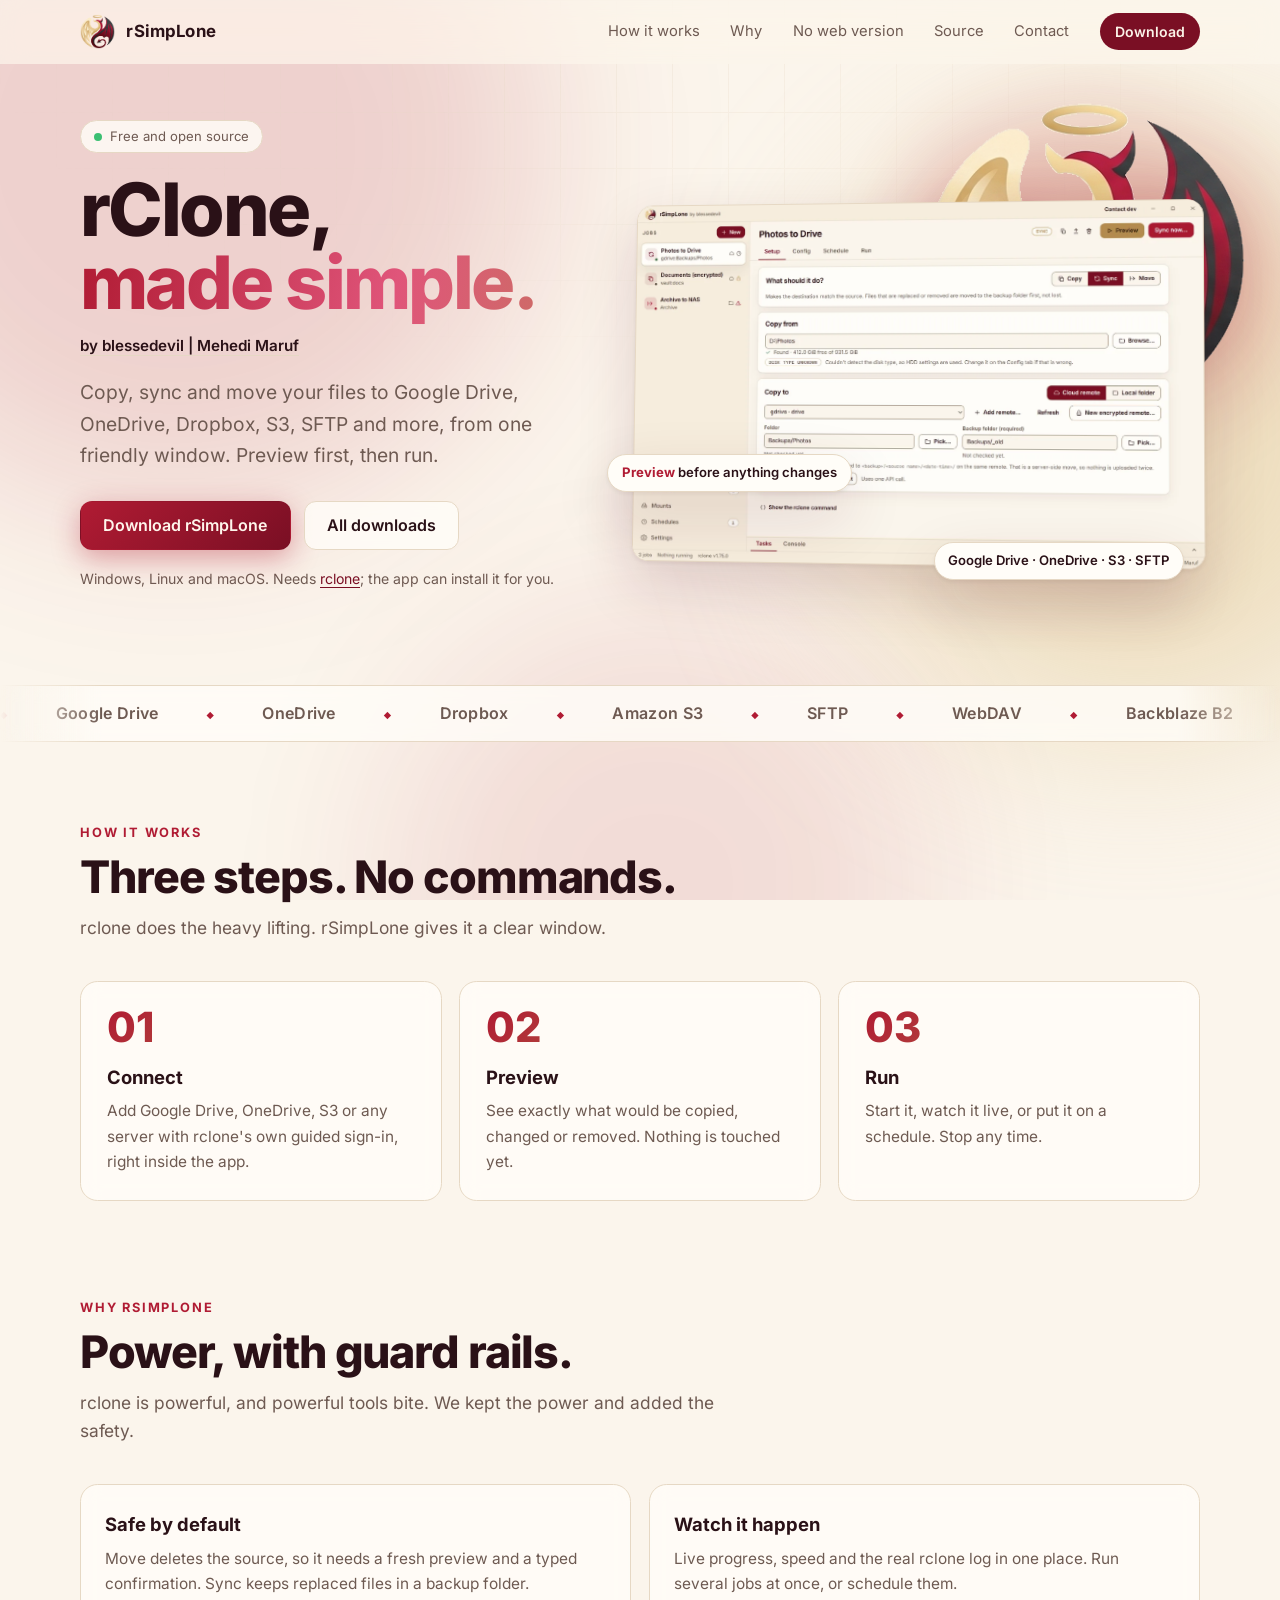
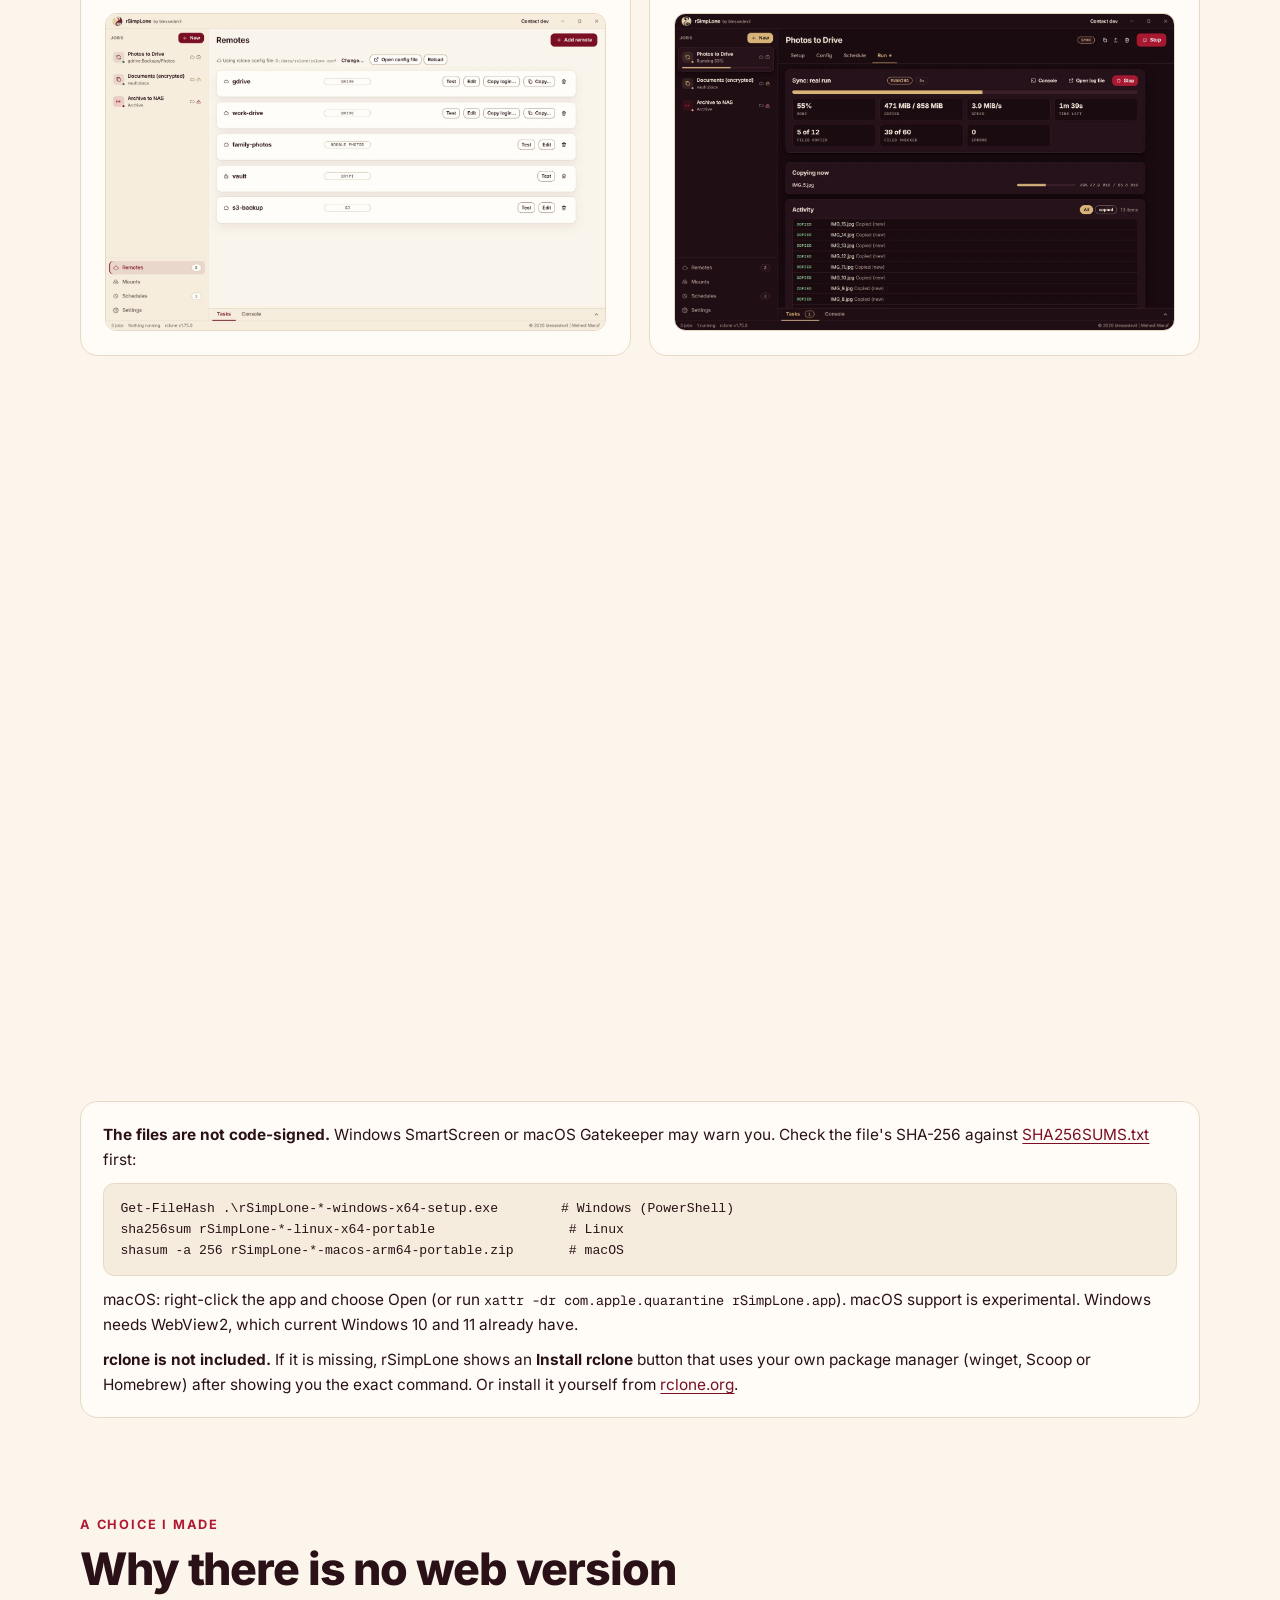
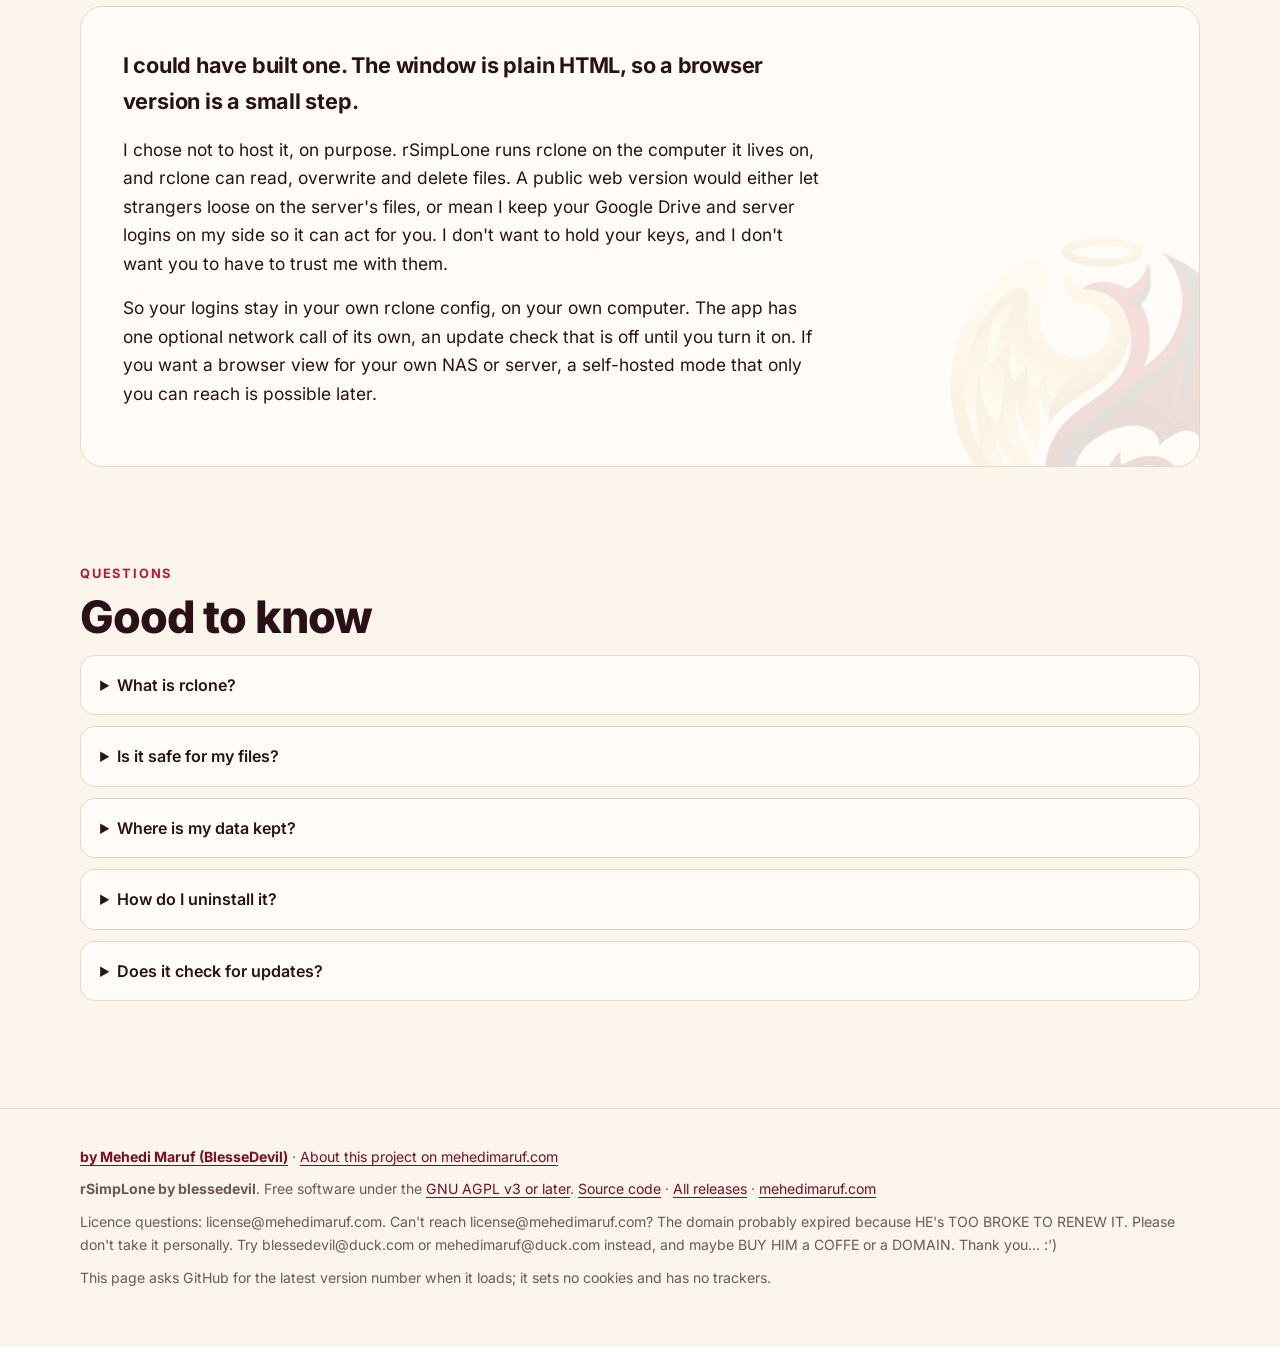
<file: site/index.html>
<!doctype html>
<!--
SPDX-License-Identifier: AGPL-3.0-or-later. Copyright (C) 2026 Mehedi Maruf <rsimplone@mehedimaruf.com> (developer), <license@mehedimaruf.com> (licence)
Can't reach rsimplone@mehedimaruf.com or license@mehedimaruf.com?
The domain probably expired because HE's TOO BROKE TO RENEW IT.
Please don't take it personally. Try blessedevil@duck.com or mehedimaruf@duck.com instead,
and maybe BUY HIM a COFFE or a DOMAIN. Thank you... :')
-->
<html lang="en">
<head>
<meta charset="utf-8">
<meta name="viewport" content="width=device-width, initial-scale=1">
<title>rSimpLone: rClone, made simple.</title>
<meta name="description" content="rSimpLone is a free, open-source window for rclone: copy, sync and move to Google Drive, OneDrive, S3, SFTP and more. Preview first, then run. Windows, Linux and macOS.">
<meta name="color-scheme" content="light dark">
<link rel="canonical" href="https://rsimplone.mehedimaruf.com/">
<meta property="og:title" content="rSimpLone: rClone, made simple.">
<meta property="og:url" content="https://rsimplone.mehedimaruf.com/">
<link rel="icon" href="favicon.png">
<script>document.documentElement.className = "js";</script>
<style>
@font-face { font-family: "Inter"; font-weight: 100 900; font-display: swap; src: url("fonts/inter-latin-wght-normal.woff2") format("woff2"); }
@font-face { font-family: "Geist Mono"; font-weight: 100 900; font-display: swap; src: url("fonts/geist-mono-latin-wght-normal.woff2") format("woff2"); }
:root {
  color-scheme: light dark;
  --bg: light-dark(#fbf5ec, #150a0e);
  --bg-alt: light-dark(#f5ecdd, #1d0d13);
  --surface: light-dark(rgba(255,253,248,.82), rgba(42,20,28,.62));
  --surface-solid: light-dark(#fffdf8, #26121a);
  --border: light-dark(#e6d8c4, rgba(216,180,120,.16));
  --text: light-dark(#2a1117, #f4e9db);
  --muted: light-dark(#6e5a52, #b09d93);
  --accent: light-dark(#7a0f24, #d8b478);
  --accent-hover: light-dark(#5c0a1b, #ecd0a0);
  --accent-fg: light-dark(#fbf3e8, #1a0b10);
  --accent-soft: light-dark(rgba(122,15,36,.08), rgba(216,180,120,.10));
  --crimson: #b01b33;
  --gold: light-dark(#b38a4c, #e4cc9c);
  --glow1: light-dark(rgba(176,27,51,.16), rgba(176,27,51,.34));
  --glow2: light-dark(rgba(228,204,156,.55), rgba(216,180,120,.14));
  --shadow: 0 2px 4px light-dark(rgba(42,17,23,.06), rgba(0,0,0,.4)), 0 24px 60px light-dark(rgba(90,20,35,.16), rgba(0,0,0,.6));
  --font: "Inter", system-ui, -apple-system, "Segoe UI", sans-serif;
  --mono: "Geist Mono", ui-monospace, Consolas, monospace;
}
* { box-sizing: border-box; }
html { scroll-behavior: smooth; }
body { margin: 0; background: var(--bg); color: var(--text); font: 400 1rem/1.65 var(--font); overflow-x: hidden; -webkit-font-smoothing: antialiased; }
a { color: var(--accent); text-underline-offset: .18em; }
a:hover { color: var(--accent-hover); }
:focus-visible { outline: 2px solid var(--accent); outline-offset: 3px; border-radius: 6px; }
code, .mono { font-family: var(--mono); font-size: .88em; }
.wrap { width: min(70rem, 100% - 2.2rem); margin-inline: auto; position: relative; }

/* living background */
.bg { position: fixed; inset: 0; z-index: -1; overflow: hidden; pointer-events: none; }
.bg i { position: absolute; border-radius: 50%; filter: blur(90px); will-change: transform; }
.bg i:nth-child(1) { width: 46rem; height: 46rem; left: -12rem; top: -14rem; background: var(--glow1); animation: drift1 22s ease-in-out infinite alternate; }
.bg i:nth-child(2) { width: 38rem; height: 38rem; right: -10rem; top: 8rem; background: var(--glow2); animation: drift2 26s ease-in-out infinite alternate; }
.bg i:nth-child(3) { width: 34rem; height: 34rem; left: 30%; bottom: -16rem; background: var(--glow1); animation: drift1 30s ease-in-out infinite alternate-reverse; opacity: .7; }
.bg::after { content: ""; position: absolute; inset: 0; background-image: linear-gradient(var(--border) 1px, transparent 1px), linear-gradient(90deg, var(--border) 1px, transparent 1px); background-size: 3.5rem 3.5rem; opacity: .35; mask-image: radial-gradient(70% 55% at 50% 0%, #000, transparent 75%); -webkit-mask-image: radial-gradient(70% 55% at 50% 0%, #000, transparent 75%); }
@keyframes drift1 { to { transform: translate(7rem, 5rem) scale(1.15); } }
@keyframes drift2 { to { transform: translate(-6rem, 7rem) scale(.9); } }

header.top { position: sticky; top: 0; z-index: 20; backdrop-filter: blur(14px) saturate(1.4); -webkit-backdrop-filter: blur(14px) saturate(1.4); background: color-mix(in srgb, var(--bg) 72%, transparent); border-bottom: 1px solid transparent; transition: border-color .2s; }
header.top.stuck { border-bottom-color: var(--border); }
header.top .wrap { display: flex; align-items: center; gap: .7rem; padding: .8rem 0; }
header.top img { width: 2.2rem; height: 2.2rem; }
header.top b { font-size: 1.05rem; letter-spacing: .01em; }
header.top .sp { flex: 1; }
header.top a.nav { font-size: .92rem; text-decoration: none; margin-left: 1.2rem; color: var(--muted); }
header.top a.nav:hover { color: var(--text); }
details.contact { position: relative; margin: 0 0 0 1.2rem; padding: 0; border: 0; border-radius: 0; background: none; backdrop-filter: none; -webkit-backdrop-filter: none; }
.contact summary { list-style: none; cursor: pointer; font-size: .92rem; line-height: 1.65; color: var(--muted); font-weight: 400; padding: 0; }
.contact summary::-webkit-details-marker { display: none; }
.contact summary:hover, .contact[open] summary { color: var(--text); }
.contact .panel { position: absolute; right: -.4rem; top: calc(100% + .9rem); width: min(21rem, calc(100vw - 2rem)); padding: 1.1rem; border-radius: 1rem; border: 1px solid var(--border); background: var(--surface-solid); box-shadow: var(--shadow); z-index: 40; color: var(--muted); font-size: .88rem; animation: pop .16s ease-out; }
.contact .panel::before { content: ""; position: absolute; top: -.45rem; right: 1.6rem; width: .8rem; height: .8rem; background: var(--surface-solid); border-left: 1px solid var(--border); border-top: 1px solid var(--border); transform: rotate(45deg); }
@keyframes pop { from { opacity: 0; transform: translateY(-.3rem); } }
.contact .who { display: flex; align-items: center; gap: .7rem; margin-bottom: .9rem; }
.contact .who img { width: 2.3rem; height: 2.3rem; }
.contact .who b { display: block; color: var(--text); font-size: .98rem; line-height: 1.2; }
.contact .who span { font-size: .8rem; }
.contact .addr { display: flex; align-items: center; justify-content: space-between; gap: .6rem; padding: .55rem .6rem .55rem .8rem; border-radius: .6rem; background: var(--bg-alt); border: 1px solid var(--border); margin-bottom: .7rem; }
.contact .addr code { color: var(--text); font-size: .8rem; user-select: all; white-space: nowrap; overflow: hidden; text-overflow: ellipsis; }
.contact .addr button { flex: none; padding: .3rem .65rem; border-radius: .45rem; border: 1px solid var(--border); background: var(--surface-solid); color: var(--text); font: 600 .76rem var(--font); cursor: pointer; }
.contact .addr button:hover { border-color: var(--accent); color: var(--accent); }
.contact .acts { display: grid; grid-template-columns: 1fr 1fr; gap: .5rem; }
.contact .acts a { display: flex; align-items: center; justify-content: center; gap: .4rem; padding: .6rem .5rem; border-radius: .6rem; border: 1px solid var(--border); background: var(--surface-solid); color: var(--text); font: 600 .84rem var(--font); text-decoration: none; transition: border-color .15s, transform .15s; }
.contact .acts a:hover { border-color: var(--accent); transform: translateY(-1px); }
.contact .acts a.main { background: linear-gradient(135deg, var(--crimson), #7a0f24); border-color: transparent; color: #fff6ec; }
.contact .acts svg { width: .95rem; height: .95rem; }
.contact .alt { margin: .8rem 0 0; font-size: .8rem; text-align: center; }
header.top a.cta-mini { margin-left: 1.2rem; padding: .45rem .95rem; border-radius: 99px; background: var(--accent); color: var(--accent-fg); text-decoration: none; font-size: .88rem; font-weight: 600; }

.btn { display: inline-flex; align-items: center; justify-content: center; gap: .55rem; padding: .85rem 1.4rem; border-radius: .75rem; border: 1px solid var(--border); background: var(--surface); color: var(--text); font: 600 1rem var(--font); text-decoration: none; cursor: pointer; backdrop-filter: blur(8px); transition: transform .15s, box-shadow .15s, border-color .15s; }
.btn:hover { transform: translateY(-2px); border-color: var(--accent); color: var(--text); box-shadow: var(--shadow); }
.btn.primary { background: linear-gradient(135deg, var(--crimson), #7a0f24); color: #fff6ec; border-color: transparent; box-shadow: 0 8px 28px rgba(176,27,51,.38); }
.btn.primary:hover { color: #fff; box-shadow: 0 12px 36px rgba(176,27,51,.55); }
.btn svg { width: 1.15rem; height: 1.15rem; }

.hero { display: grid; grid-template-columns: 1fr 1.15fr; gap: 3rem; align-items: center; padding: 3.5rem 0 5rem; }
.badge { display: inline-flex; align-items: center; gap: .5rem; padding: .3rem .8rem; border-radius: 99px; border: 1px solid var(--border); background: var(--surface); font-size: .82rem; color: var(--muted); margin-bottom: 1.2rem; }
.badge::before { content: ""; width: .5rem; height: .5rem; border-radius: 50%; background: #3bbf72; box-shadow: 0 0 0 0 rgba(59,191,114,.6); animation: ping 2.2s infinite; }
@keyframes ping { 70% { box-shadow: 0 0 0 .6rem rgba(59,191,114,0); } 100% { box-shadow: 0 0 0 0 rgba(59,191,114,0); } }
.hero h1 { font-size: clamp(2.6rem, 6vw, 4.6rem); line-height: 1; margin: 0 0 1.2rem; letter-spacing: -.035em; font-weight: 800; }
.grad { background: linear-gradient(100deg, var(--crimson) 0%, #e0557a 35%, var(--gold) 75%); -webkit-background-clip: text; background-clip: text; color: transparent; background-size: 200% 100%; animation: sheen 7s ease-in-out infinite alternate; }
@keyframes sheen { to { background-position: 100% 0; } }
.byline { margin: -.4rem 0 1.2rem; font-size: .95rem; color: var(--muted); }
.byline a { color: var(--text); font-weight: 600; text-decoration: none; border-bottom: 1px solid var(--border); }
.byline a:hover { color: var(--accent); border-color: var(--accent); }
.lede { font-size: 1.2rem; color: var(--muted); max-width: 33rem; margin: 0 0 1.8rem; }
.cta { display: flex; flex-wrap: wrap; gap: .8rem; align-items: center; }
.small { font-size: .88rem; color: var(--muted); }
.hero .small { margin-top: 1.1rem; }

.stage { position: relative; perspective: 1400px; }
.stage .emblem { position: absolute; width: 58%; right: -9%; top: -16%; z-index: 0; filter: drop-shadow(0 20px 50px rgba(176,27,51,.55)); animation: float 7s ease-in-out infinite; opacity: .96; }
@keyframes float { 50% { transform: translateY(-.9rem) rotate(2deg); } }
.shot { position: relative; z-index: 1; border-radius: 1rem; border: 1px solid var(--border); box-shadow: var(--shadow); overflow: hidden; background: var(--surface-solid); }
.shot img { display: block; width: 100%; height: auto; }
.tilt { transform: rotateY(var(--ry, -6deg)) rotateX(var(--rx, 3deg)); transition: transform .25s ease-out; transform-style: preserve-3d; margin-top: 2.5rem; }
.chip { position: absolute; z-index: 2; padding: .45rem .85rem; border-radius: 99px; background: var(--surface-solid); border: 1px solid var(--border); box-shadow: var(--shadow); font-size: .82rem; font-weight: 600; animation: float 6s ease-in-out infinite; }
.chip.a { left: -1.2rem; bottom: 18%; animation-delay: -1s; }
.chip.b { right: 1rem; bottom: -1rem; animation-delay: -3s; }
.chip b { color: var(--crimson); }

.marquee { border-block: 1px solid var(--border); background: var(--surface); backdrop-filter: blur(8px); overflow: hidden; padding: .9rem 0; mask-image: linear-gradient(90deg, transparent, #000 8%, #000 92%, transparent); -webkit-mask-image: linear-gradient(90deg, transparent, #000 8%, #000 92%, transparent); }
.marquee div { display: flex; gap: 3rem; width: max-content; animation: slide 38s linear infinite; color: var(--muted); font-weight: 600; letter-spacing: .02em; }
.marquee span::before { content: "◆"; color: var(--crimson); margin-right: 3rem; font-size: .6rem; vertical-align: middle; }
@keyframes slide { to { transform: translateX(-50%); } }

section { padding: 5rem 0 1rem; }
.eyebrow { font-size: .8rem; letter-spacing: .14em; text-transform: uppercase; color: var(--crimson); font-weight: 700; margin: 0 0 .6rem; }
section h2 { font-size: clamp(1.9rem, 4vw, 2.8rem); line-height: 1.08; margin: 0 0 .8rem; letter-spacing: -.025em; font-weight: 800; }
.intro { color: var(--muted); max-width: 40rem; margin: 0 0 2.4rem; font-size: 1.08rem; }

.steps { display: grid; grid-template-columns: repeat(3, 1fr); gap: 1.1rem; counter-reset: s; }
.step { position: relative; padding: 1.6rem; border-radius: 1.1rem; border: 1px solid var(--border); background: var(--surface); backdrop-filter: blur(10px); transition: transform .2s, border-color .2s; }
.step:hover { transform: translateY(-4px); border-color: var(--accent); }
.step::before { counter-increment: s; content: "0" counter(s); font: 800 2.6rem/1 var(--font); background: linear-gradient(135deg, var(--crimson), var(--gold)); -webkit-background-clip: text; background-clip: text; color: transparent; display: block; margin-bottom: .8rem; }
.step h3 { margin: 0 0 .4rem; font-size: 1.15rem; }
.step p { margin: 0; color: var(--muted); font-size: .96rem; }

.bento { display: grid; grid-template-columns: repeat(6, 1fr); gap: 1.1rem; }
.tile { border-radius: 1.1rem; border: 1px solid var(--border); background: var(--surface); backdrop-filter: blur(10px); padding: 1.5rem; overflow: hidden; position: relative; transition: transform .2s, border-color .2s; }
.tile:hover { transform: translateY(-4px); border-color: var(--accent); }
.tile h3 { margin: 0 0 .4rem; font-size: 1.15rem; }
.tile p { margin: 0 0 1rem; color: var(--muted); font-size: .96rem; }
.tile.w3 { grid-column: span 3; } .tile.w2 { grid-column: span 2; } .tile.w4 { grid-column: span 4; }
.tile .shot { margin-top: .4rem; border-radius: .7rem; box-shadow: none; }
.tile .big { font: 800 2.4rem/1 var(--font); background: linear-gradient(135deg, var(--crimson), var(--gold)); -webkit-background-clip: text; background-clip: text; color: transparent; margin-bottom: .5rem; }

.dls { display: grid; grid-template-columns: repeat(4, 1fr); gap: 1.1rem; }
.dlcard { display: flex; flex-direction: column; gap: .6rem; padding: 1.5rem; border-radius: 1.1rem; border: 1px solid var(--border); background: var(--surface); backdrop-filter: blur(10px); transition: transform .2s, border-color .2s, box-shadow .2s; }
.dlcard:hover { transform: translateY(-5px); border-color: var(--accent); box-shadow: var(--shadow); }
.dlcard.mine { border-color: var(--crimson); box-shadow: 0 0 0 1px var(--crimson), var(--shadow); }
.dlcard svg.ic { width: 2.2rem; height: 2.2rem; color: var(--accent); }
.dlcard h3 { margin: 0; font-size: 1.1rem; }
.dlcard .tag { font-size: .72rem; padding: .1rem .55rem; border-radius: 99px; background: var(--accent-soft); color: var(--accent); margin-left: .4rem; font-weight: 600; vertical-align: middle; }
.dlcard .fn { font-size: .78rem; color: var(--muted); word-break: break-all; flex: 1; font-family: var(--mono); }
.dlcard .btn { width: 100%; padding: .7rem 1rem; font-size: .95rem; }
.note { border: 1px solid var(--border); background: var(--surface); backdrop-filter: blur(10px); border-radius: 1.1rem; padding: 1.2rem 1.4rem; margin-top: 1.3rem; font-size: .96rem; }
.note p { margin: 0 0 .6rem; } .note p:last-child { margin: 0; }
pre { background: var(--bg-alt); border: 1px solid var(--border); border-radius: .7rem; padding: .85rem 1rem; overflow-x: auto; margin: .7rem 0; font-size: .82rem; line-height: 1.6; }

.why { position: relative; border-radius: 1.4rem; border: 1px solid var(--border); background: var(--surface); backdrop-filter: blur(10px); padding: 2.6rem; overflow: hidden; }
.why::after { content: ""; position: absolute; right: -4rem; bottom: -5rem; width: 20rem; height: 20rem; background: url("img/emblem.png") center/contain no-repeat; opacity: .13; pointer-events: none; }
.why blockquote { margin: 0; max-width: 44rem; position: relative; z-index: 1; font-size: 1.08rem; }
.why blockquote p { margin: 0 0 1rem; }
.why blockquote p:first-child { font-size: 1.35rem; font-weight: 700; letter-spacing: -.01em; }

details { background: var(--surface); backdrop-filter: blur(10px); border: 1px solid var(--border); border-radius: .9rem; padding: 1rem 1.2rem; margin-bottom: .7rem; transition: border-color .2s; }
details[open] { border-color: var(--accent); }
summary { cursor: pointer; font-weight: 600; }
details p { margin: .7rem 0 0; color: var(--muted); }
footer { margin-top: 5rem; border-top: 1px solid var(--border); padding: 2.2rem 0 3rem; color: var(--muted); font-size: .88rem; }
footer p { margin: 0 0 .6rem; }

.js .reveal { opacity: 0; transform: translateY(1.6rem); transition: opacity .7s ease, transform .7s ease; }
.js .reveal.in { opacity: 1; transform: none; }
@media (max-width: 56rem) {
  .hero { grid-template-columns: 1fr; padding-top: 1.5rem; gap: 2rem; }
  .stage .emblem { width: 40%; right: -4%; top: -12%; }
  .steps, .dls { grid-template-columns: 1fr; }
  .bento { grid-template-columns: 1fr; }
  .tile.w3, .tile.w2, .tile.w4 { grid-column: auto; }
  .tilt { --ry: 0deg !important; --rx: 0deg !important; margin-top: 1.5rem; }
  .chip.a { left: .5rem; } header.top a.nav { display: none; }
  .why { padding: 1.6rem; }
}
@media (min-width: 56.01rem) and (max-width: 72rem) { .dls { grid-template-columns: repeat(2, 1fr); } }
@media (prefers-reduced-motion: reduce) {
  html { scroll-behavior: auto; }
  .bg i, .emblem, .chip, .grad, .badge::before, .marquee div { animation: none !important; }
  .js .reveal { opacity: 1; transform: none; transition: none; }
  .tilt { transform: none !important; }
}
</style>
</head>
<body>
<div class="bg" aria-hidden="true"><i></i><i></i><i></i></div>

<header class="top" id="top">
  <div class="wrap">
    <img src="img/emblem.png" alt="">
    <b>rSimpLone</b><span class="sp"></span>
    <a class="nav" href="#how">How it works</a><a class="nav" href="#why-use">Why</a><a class="nav" href="#why">No web version</a><a class="nav" href="https://github.com/BlesseDevil/rsimplone">Source</a>
    <details class="contact" id="contact">
      <summary>Contact</summary>
      <div class="panel">
        <div class="who"><img src="img/emblem.png" alt=""><div><b>Contact the developer</b><span>Questions, bugs or ideas</span></div></div>
        <div class="addr"><code id="addr">rsimplone@mehedimaruf.com</code><button type="button" id="copy-addr">Copy</button></div>
        <div class="acts">
          <a class="main" href="mailto:rsimplone@mehedimaruf.com?subject=rSimpLone"><svg viewBox="0 0 24 24" fill="none" stroke="currentColor" stroke-width="2" aria-hidden="true"><rect x="3" y="5" width="18" height="14" rx="2"/><path d="m3 7 9 6 9-6"/></svg>Email</a>
          <a href="https://mehedimaruf.com"><svg viewBox="0 0 24 24" fill="none" stroke="currentColor" stroke-width="2" aria-hidden="true"><circle cx="12" cy="12" r="9"/><path d="M3 12h18M12 3c3 3.2 3 14.8 0 18M12 3c-3 3.2-3 14.8 0 18"/></svg>My website</a>
        </div>
        <p class="alt">Or <a href="https://github.com/BlesseDevil/rsimplone/issues">open an issue on GitHub</a>.</p>
      </div>
    </details>
    <a class="cta-mini" href="#download">Download</a>
  </div>
</header>

<main>
<div class="wrap">
  <div class="hero">
    <div>
      <span class="badge" id="badge">Free and open source</span>
      <h1>rClone,<br><span class="grad">made simple.</span></h1>
      <p class="byline"><a href="https://mehedimaruf.com">by blessedevil | Mehedi Maruf</a></p>
      <p class="lede">Copy, sync and move your files to Google Drive, OneDrive, Dropbox, S3, SFTP and more, from one friendly window. Preview first, then run.</p>
      <div class="cta">
        <a class="btn primary" id="main-dl" href="https://github.com/BlesseDevil/rsimplone/releases/latest">Download rSimpLone</a>
        <a class="btn" href="#download">All downloads</a>
      </div>
      <p class="small" id="main-note">Windows, Linux and macOS. Needs <a href="https://rclone.org/install/">rclone</a>; the app can install it for you.</p>
    </div>
    <div class="stage">
      <img class="emblem" src="img/emblem.png" alt="">
      <div class="tilt" id="tilt">
        <div class="shot">
          <picture><source srcset="img/job-dark.webp" media="(prefers-color-scheme: dark)"><img src="img/job-light.webp" width="1500" height="949" alt="The rSimpLone window with a copy job set up: source, destination and a Preview button"></picture>
        </div>
      </div>
      <span class="chip a"><b>Preview</b> before anything changes</span>
      <span class="chip b">Google Drive · OneDrive · S3 · SFTP</span>
    </div>
  </div>
</div>

<div class="marquee" aria-hidden="true"><div>
  <span>Google Drive</span><span>OneDrive</span><span>Dropbox</span><span>Amazon S3</span><span>SFTP</span><span>WebDAV</span><span>Backblaze B2</span><span>FTP</span><span>SMB</span><span>Google Photos</span><span>Box</span><span>Mega</span>
  <span>Google Drive</span><span>OneDrive</span><span>Dropbox</span><span>Amazon S3</span><span>SFTP</span><span>WebDAV</span><span>Backblaze B2</span><span>FTP</span><span>SMB</span><span>Google Photos</span><span>Box</span><span>Mega</span>
</div></div>

<section id="how">
  <div class="wrap">
    <p class="eyebrow reveal">How it works</p>
    <h2 class="reveal">Three steps. No commands.</h2>
    <p class="intro reveal">rclone does the heavy lifting. rSimpLone gives it a clear window.</p>
    <div class="steps">
      <div class="step reveal"><h3>Connect</h3><p>Add Google Drive, OneDrive, S3 or any server with rclone's own guided sign-in, right inside the app.</p></div>
      <div class="step reveal"><h3>Preview</h3><p>See exactly what would be copied, changed or removed. Nothing is touched yet.</p></div>
      <div class="step reveal"><h3>Run</h3><p>Start it, watch it live, or put it on a schedule. Stop any time.</p></div>
    </div>
  </div>
</section>

<section id="why-use">
  <div class="wrap">
    <p class="eyebrow reveal">Why rSimpLone</p>
    <h2 class="reveal">Power, with guard rails.</h2>
    <p class="intro reveal">rclone is powerful, and powerful tools bite. We kept the power and added the safety.</p>
    <div class="bento">
      <div class="tile w3 reveal"><h3>Safe by default</h3><p>Move deletes the source, so it needs a fresh preview and a typed confirmation. Sync keeps replaced files in a backup folder.</p>
        <div class="shot"><picture><source srcset="img/remotes-dark.webp" media="(prefers-color-scheme: dark)"><img src="img/remotes-light.webp" width="1500" height="949" loading="lazy" alt="The Remotes page listing saved connections"></picture></div></div>
      <div class="tile w3 reveal"><h3>Watch it happen</h3><p>Live progress, speed and the real rclone log in one place. Run several jobs at once, or schedule them.</p>
        <div class="shot"><img src="img/run-dark.webp" width="1500" height="949" loading="lazy" alt="A job running live with progress and the rclone log"></div></div>
      <div class="tile w2 reveal"><div class="big">3</div><h3>Systems</h3><p>Windows, Linux and macOS. An installer, or a single file you can carry.</p></div>
      <div class="tile w2 reveal"><div class="big">0</div><h3>Accounts</h3><p>Your logins stay in your own rclone config on your own computer. Nothing is sent anywhere.</p></div>
      <div class="tile w2 reveal"><div class="big">AGPL</div><h3>Free and open</h3><p>Read the code, change it, share it. Licensed AGPL-3.0 or later.</p></div>
    </div>
  </div>
</section>

<section id="download">
  <div class="wrap">
    <p class="eyebrow reveal">Download</p>
    <h2 class="reveal">Get rSimpLone</h2>
    <p class="intro reveal" id="ver-line">Latest release on GitHub.</p>
    <div class="dls" id="dl-rows">
      <div class="dlcard reveal" data-os="win">
        <svg class="ic" viewBox="0 0 24 24" fill="currentColor" aria-hidden="true"><path d="M3 5.2 10.4 4v7H3zM11.4 3.9 21 2.5V11h-9.6zM3 12h7.4v7L3 17.8zM11.4 12H21v8.5l-9.6-1.4z"/></svg>
        <h3>Windows<span class="tag">installer</span></h3><div class="fn">Setup with uninstaller. No admin needed.</div>
        <a class="btn primary" href="https://github.com/BlesseDevil/rsimplone/releases/latest">Download</a></div>
      <div class="dlcard reveal" data-os="win2">
        <svg class="ic" viewBox="0 0 24 24" fill="none" stroke="currentColor" stroke-width="1.8" aria-hidden="true"><path d="M7 3h7l4 4v14H7z"/><path d="M14 3v4h4M10 13h5M10 17h5"/></svg>
        <h3>Windows<span class="tag">single file</span></h3><div class="fn">Portable. Run it from anywhere.</div>
        <a class="btn" href="https://github.com/BlesseDevil/rsimplone/releases/latest">Download</a></div>
      <div class="dlcard reveal" data-os="linux">
        <svg class="ic" viewBox="0 0 24 24" fill="none" stroke="currentColor" stroke-width="1.8" aria-hidden="true"><rect x="3" y="4" width="18" height="16" rx="2.5"/><path d="m7 9 3 3-3 3M12 16h5"/></svg>
        <h3>Linux<span class="tag">single file</span></h3><div class="fn">Portable, about 232 MB (it bundles its own web view).</div>
        <a class="btn" href="https://github.com/BlesseDevil/rsimplone/releases/latest">Download</a></div>
      <div class="dlcard reveal" data-os="mac">
        <svg class="ic" viewBox="0 0 24 24" fill="none" stroke="currentColor" stroke-width="1.8" aria-hidden="true"><rect x="4" y="5" width="16" height="11" rx="1.8"/><path d="M2 19h20"/></svg>
        <h3>macOS<span class="tag">Apple Silicon</span></h3><div class="fn">Zipped app. Experimental.</div>
        <a class="btn" href="https://github.com/BlesseDevil/rsimplone/releases/latest">Download</a></div>
    </div>
    <div class="note reveal">
      <p><b>The files are not code-signed.</b> Windows SmartScreen or macOS Gatekeeper may warn you. Check the file's SHA-256 against <a id="sums" href="https://github.com/BlesseDevil/rsimplone/releases/latest">SHA256SUMS.txt</a> first:</p>
      <pre>Get-FileHash .\rSimpLone-*-windows-x64-setup.exe        # Windows (PowerShell)
sha256sum rSimpLone-*-linux-x64-portable                 # Linux
shasum -a 256 rSimpLone-*-macos-arm64-portable.zip       # macOS</pre>
      <p>macOS: right-click the app and choose Open (or run <code>xattr -dr com.apple.quarantine rSimpLone.app</code>). macOS support is experimental. Windows needs WebView2, which current Windows 10 and 11 already have.</p>
      <p><b>rclone is not included.</b> If it is missing, rSimpLone shows an <b>Install rclone</b> button that uses your own package manager (winget, Scoop or Homebrew) after showing you the exact command. Or install it yourself from <a href="https://rclone.org/install/">rclone.org</a>.</p>
    </div>
  </div>
</section>

<section id="why">
  <div class="wrap">
    <p class="eyebrow reveal">A choice I made</p>
    <h2 class="reveal">Why there is no web version</h2>
    <div class="why reveal">
      <blockquote>
        <p>I could have built one. The window is plain HTML, so a browser version is a small step.</p>
        <p>I chose not to host it, on purpose. rSimpLone runs rclone on the computer it lives on, and rclone can read, overwrite and delete files. A public web version would either let strangers loose on the server's files, or mean I keep your Google Drive and server logins on my side so it can act for you. I don't want to hold your keys, and I don't want you to have to trust me with them.</p>
        <p>So your logins stay in your own rclone config, on your own computer. The app has one optional network call of its own, an update check that is off until you turn it on. If you want a browser view for your own NAS or server, a self-hosted mode that only you can reach is possible later.</p>
      </blockquote>
    </div>
  </div>
</section>

<section id="faq">
  <div class="wrap">
    <p class="eyebrow reveal">Questions</p>
    <h2 class="reveal">Good to know</h2>
    <details class="reveal"><summary>What is rclone?</summary><p>A free command-line program that copies files to and from almost any cloud or server. rSimpLone is a window on top of it, so you don't have to memorise commands.</p></details>
    <details class="reveal"><summary>Is it safe for my files?</summary><p>Preview shows what would change before you run anything. Sync keeps replaced files in a backup folder. Move only runs after a fresh preview and a typed confirmation. It is free software, so you can read exactly what it does.</p></details>
    <details class="reveal"><summary>Where is my data kept?</summary><p>Jobs and settings live in a folder on your computer. Remote logins live in your rclone config file, which you can choose in Settings. Passwords are never shown or written to logs.</p></details>
    <details class="reveal"><summary>How do I uninstall it?</summary><p>Use the Windows uninstaller or delete the portable file. The uninstaller asks before deleting your jobs and settings, and by default it keeps them.</p></details>
    <details class="reveal"><summary>Does it check for updates?</summary><p>Only if you say yes. It then asks GitHub once a day for the newest release and links to it. It never downloads or installs anything by itself.</p></details>
  </div>
</section>
</main>

<footer>
  <div class="wrap">
    <p><a href="https://mehedimaruf.com"><b>by Mehedi Maruf (BlesseDevil)</b></a> · <a href="https://mehedimaruf.com/projects/rsimplone">About this project on mehedimaruf.com</a></p>
    <p><b>rSimpLone by blessedevil</b>. Free software under the <a href="https://www.gnu.org/licenses/agpl-3.0.html">GNU AGPL v3 or later</a>. <a href="https://github.com/BlesseDevil/rsimplone">Source code</a> · <a href="https://github.com/BlesseDevil/rsimplone/releases">All releases</a> · <a href="https://mehedimaruf.com">mehedimaruf.com</a></p>
    <p>Licence questions: license@mehedimaruf.com. Can't reach license@mehedimaruf.com? The domain probably expired because HE's TOO BROKE TO RENEW IT. Please don't take it personally. Try blessedevil@duck.com or mehedimaruf@duck.com instead, and maybe BUY HIM a COFFE or a DOMAIN. Thank you... :')</p>
    <p>This page asks GitHub for the latest version number when it loads; it sets no cookies and has no trackers.</p>
  </div>
</footer>

<script>
(function () {
  "use strict";
  var kinds = [
    { key: "windows-x64-setup.exe", os: "win" },
    { key: "windows-x64-portable.exe", os: "win2" },
    { key: "linux-x64-portable", os: "linux" },
    { key: "macos-arm64-portable.zip", os: "mac" }
  ];
  function mb(n) { return (n / 1e6).toFixed(n > 5e7 ? 0 : 1) + " MB"; }
  var ua = (navigator.userAgent || "") + " " + (navigator.platform || "");
  var mine = /Mac/i.test(ua) && !/iPhone|iPad/i.test(ua) ? "mac" : /Linux|X11/i.test(ua) && !/Android/i.test(ua) ? "linux" : "win";
  var mineCard = document.querySelector('.dlcard[data-os="' + mine + '"]'); if (mineCard) mineCard.classList.add("mine");

  // contact menu: copy the address (a mail app may not be installed), close on outside click or Escape
  var contact = document.getElementById("contact");
  document.getElementById("copy-addr").addEventListener("click", function () {
    var b = this, t = document.getElementById("addr").textContent;
    function ok() { b.textContent = "Copied"; setTimeout(function () { b.textContent = "Copy"; }, 1600); }
    if (navigator.clipboard && navigator.clipboard.writeText) navigator.clipboard.writeText(t).then(ok, function () { b.textContent = "Select"; });
    else b.textContent = "Select";
  });
  document.addEventListener("click", function (e) { if (contact.open && !contact.contains(e.target)) contact.open = false; });
  document.addEventListener("keydown", function (e) { if (e.key === "Escape") contact.open = false; });

  // header border once scrolled
  var top = document.getElementById("top");
  addEventListener("scroll", function () { top.classList.toggle("stuck", scrollY > 8); }, { passive: true });

  // reveal on scroll
  var els = document.querySelectorAll(".reveal");
  if ("IntersectionObserver" in window) {
    var io = new IntersectionObserver(function (es) { es.forEach(function (e) { if (e.isIntersecting) { e.target.classList.add("in"); io.unobserve(e.target); } }); }, { threshold: .12 });
    els.forEach(function (e) { io.observe(e); });
  } else els.forEach(function (e) { e.classList.add("in"); });

  // gentle tilt that follows the pointer (not on touch, not with reduced motion)
  var tilt = document.getElementById("tilt");
  if (tilt && matchMedia("(hover:hover) and (pointer:fine) and (min-width:57rem) and (prefers-reduced-motion:no-preference)").matches) {
    tilt.parentNode.addEventListener("mousemove", function (e) {
      var r = tilt.parentNode.getBoundingClientRect(), x = (e.clientX - r.left) / r.width - .5, y = (e.clientY - r.top) / r.height - .5;
      tilt.style.setProperty("--ry", (-6 + x * 10).toFixed(1) + "deg"); tilt.style.setProperty("--rx", (3 - y * 8).toFixed(1) + "deg");
    });
    tilt.parentNode.addEventListener("mouseleave", function () { tilt.style.removeProperty("--ry"); tilt.style.removeProperty("--rx"); });
  }

  // real file names, sizes and links from the latest release; the plain links keep working if this fails
  fetch("https://api.github.com/repos/BlesseDevil/rsimplone/releases/latest", { headers: { Accept: "application/vnd.github+json" } })
    .then(function (r) { return r.ok ? r.json() : Promise.reject(); })
    .then(function (rel) {
      var by = {}, assets = rel.assets || [];
      kinds.forEach(function (k) { assets.forEach(function (a) { if (typeof a.name === "string" && a.name.slice(-k.key.length) === k.key && /^https:\/\/github\.com\/BlesseDevil\/rsimplone\/releases\/download\//.test(a.browser_download_url)) by[k.key] = a; }); });
      kinds.forEach(function (k) {
        var a = by[k.key], card = document.querySelector('.dlcard[data-os="' + k.os + '"]'); if (!a || !card) return;
        var link = card.querySelector("a.btn"); link.href = a.browser_download_url; link.textContent = "Download " + mb(a.size);
        card.querySelector(".fn").textContent = a.name;
      });
      var sums = assets.filter(function (a) { return a.name === "SHA256SUMS.txt"; })[0];
      if (sums) document.getElementById("sums").href = sums.browser_download_url;
      var tag = /^v\d+\.\d+\.\d+$/.test(rel.tag_name || "") ? rel.tag_name : "";
      if (tag) { document.getElementById("ver-line").textContent = "Latest version: " + tag.slice(1) + "."; document.getElementById("badge").textContent = "Version " + tag.slice(1) + " · free and open source"; }
      var pick = by[kinds.filter(function (k) { return k.os === mine; })[0].key];
      if (pick) {
        var b = document.getElementById("main-dl"); b.href = pick.browser_download_url;
        b.textContent = "Download for " + (mine === "win" ? "Windows" : mine === "mac" ? "macOS" : "Linux") + (tag ? " (" + tag.slice(1) + ")" : "");
        if (mine === "mac") document.getElementById("main-note").insertAdjacentText("afterbegin", "Apple Silicon only, experimental. ");
      }
    })
    .catch(function () {});
})();
</script>
</body>
</html>
</file>
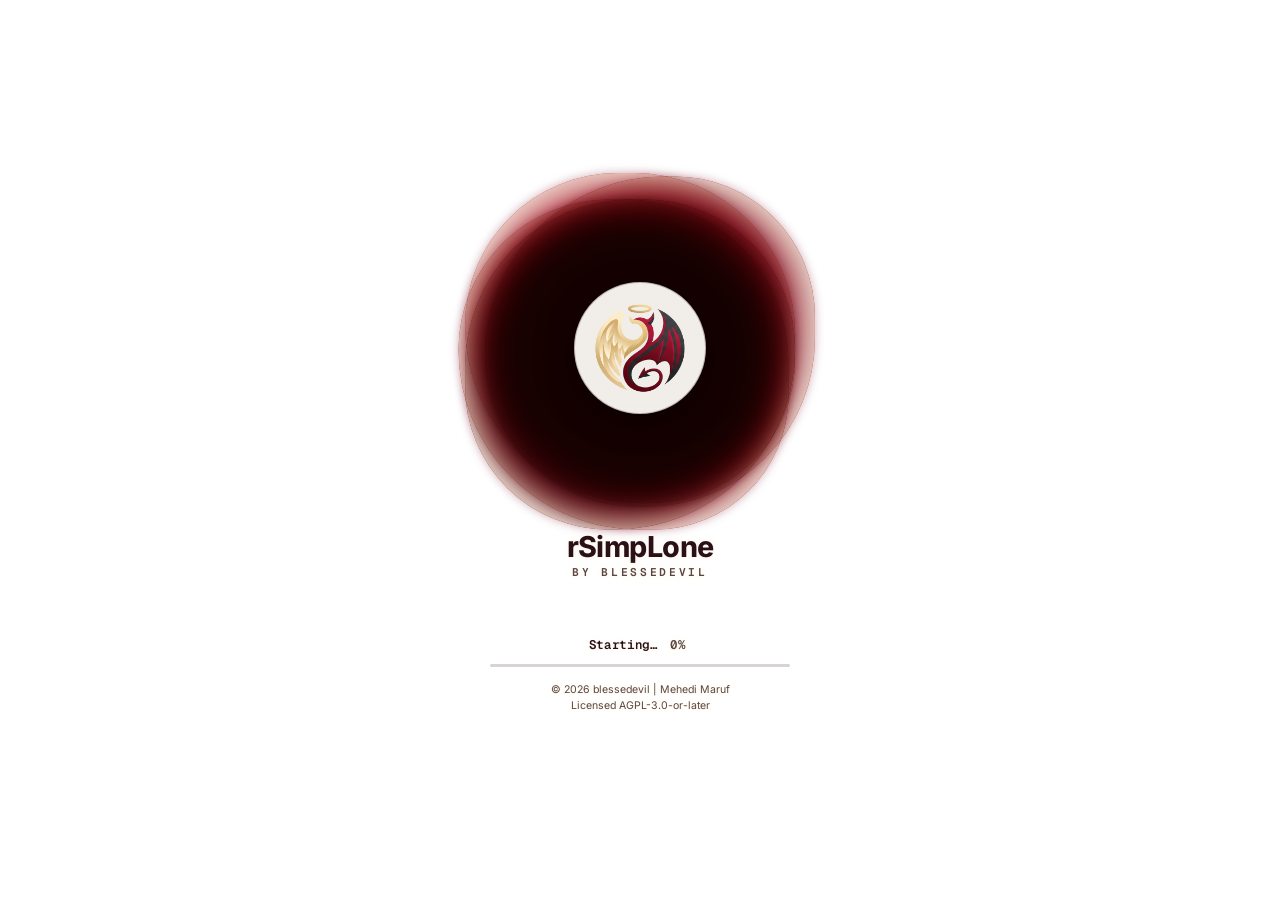
<file: rsg/ui/splash.html>
<!doctype html>
<!--
SPDX-License-Identifier: AGPL-3.0-or-later
Copyright (C) 2026 Mehedi Maruf <rsimplone@mehedimaruf.com> (developer), <license@mehedimaruf.com> (licence)

This program is free software: you can redistribute it and/or modify it under the terms of the GNU Affero
General Public License as published by the Free Software Foundation, either version 3 of the License, or (at
your option) any later version. It is distributed WITHOUT ANY WARRANTY. See <https://www.gnu.org/licenses/>.

Can't reach rsimplone@mehedimaruf.com or license@mehedimaruf.com?
The domain probably expired because HE's TOO BROKE TO RENEW IT.
Please don't take it personally. Try blessedevil@duck.com or mehedimaruf@duck.com instead,
and maybe BUY HIM a COFFE or a DOMAIN. Thank you... :')
-->
<html lang="en" data-mode="system">
<head>
<meta charset="utf-8">
<meta name="viewport" content="width=device-width, initial-scale=1">
<title>rSimpLone</title>
<link rel="stylesheet" href="app.css">
<link rel="stylesheet" href="splash.css">
</head>
<body class="splash">
  <main id="splash" role="status" aria-live="polite">
    <div class="disc" aria-hidden="true">
      <div class="orb">
        <span style="--x:-53%;--y:-53%;--spin:5.55s;--ink:var(--portal-ink-1);--r:90% 95% 85% 105%"></span>
        <span style="--x:-47%;--y:-52%;--spin:8.7s;--ink:var(--portal-ink-2);--r:105% 82% 98% 88%"></span>
        <span style="--x:-45%;--y:-50%;--spin:6.9s;--size:58%;--ink:var(--portal-core);--r:86% 108% 92% 96%"></span>
        <span style="--x:-53%;--y:-45%;--spin:10.8s;--ink:var(--portal-ink-3);--r:98% 88% 106% 84%"></span>
        <span style="--x:-55%;--y:-45%;--spin:9.3s;--ink:var(--portal-ink-2);--r:92% 100% 82% 110%"></span>
      </div>
      <button class="tile" id="tile" type="button" aria-label="Change theme"><img src="brand/emblem.png" alt=""></button>
    </div>
    <h1 class="name">rSimpLone</h1>
    <p class="sub">by blessedevil</p>
    <div class="trail" id="trail" aria-hidden="true"></div>
    <div class="now"><span id="step">Starting…</span><span id="pct">0%</span></div>
    <div class="bar"><i id="fill"></i></div>
    <p class="legal">© 2026 blessedevil | Mehedi Maruf<br>Licensed AGPL-3.0-or-later</p>
  </main>
  <script>if (/[?&]mock/.test(location.search)) document.write('<script src="dev/mock.js"><\/script>');</script>
<script src="util.js"></script>
  <script src="bridge.js"></script>
  <script src="splash.js"></script>
</body>
</html>
</file>
<file: rsg/ui/app.css>
/*
SPDX-License-Identifier: AGPL-3.0-or-later
Copyright (C) 2026 Mehedi Maruf <rsimplone@mehedimaruf.com> (developer), <license@mehedimaruf.com> (licence)

This program is free software: you can redistribute it and/or modify it under the terms of the GNU Affero
General Public License as published by the Free Software Foundation, either version 3 of the License, or (at
your option) any later version. It is distributed WITHOUT ANY WARRANTY. See <https://www.gnu.org/licenses/>.

Can't reach rsimplone@mehedimaruf.com or license@mehedimaruf.com?
The domain probably expired because HE's TOO BROKE TO RENEW IT.
Please don't take it personally. Try blessedevil@duck.com or mehedimaruf@duck.com instead,
and maybe BUY HIM a COFFE or a DOMAIN. Thank you... :')
*/
/* rSimpLone. Tokens follow mehedimaruf.com: parchment and ink by day, wine-black and gold by night. */
@font-face { font-family: "Inter"; font-weight: 100 900; font-display: swap; src: url("fonts/inter-latin-wght-normal.woff2") format("woff2");
  unicode-range: U+0000-00FF, U+0131, U+0152-0153, U+02BB-02BC, U+02C6, U+02DA, U+02DC, U+2000-206F, U+20AC, U+2122, U+2191, U+2193, U+2212, U+2215, U+FEFF, U+FFFD; }
@font-face { font-family: "Inter"; font-weight: 100 900; font-display: swap; src: url("fonts/inter-latin-ext-wght-normal.woff2") format("woff2");
  unicode-range: U+0100-02BA, U+02BD-02C5, U+02C7-02CC, U+02CE-02D7, U+02DD-02FF, U+0304, U+0308, U+0329, U+1D00-1DBF, U+1E00-1E9F, U+1EF2-1EFF, U+2020, U+20A0-20AB, U+20AD-20C0, U+2113, U+2C60-2C7F, U+A720-A7FF; }
@font-face { font-family: "Geist Mono"; font-weight: 100 900; font-display: swap; src: url("fonts/geist-mono-latin-wght-normal.woff2") format("woff2"); }

:root {
  color-scheme: light dark;
  --bg: light-dark(#fbf5ec, #1a0b10);
  --bg-alt: light-dark(#f5ecdd, #200e14);
  --bg-deep: light-dark(#efe4d2, #150a0e);
  --surface: light-dark(#fffdf8, #26121a);
  --surface-2: light-dark(#fbf6ec, #2d161f);
  --border: light-dark(#e8dccb, #3a1e27);
  --border-strong: light-dark(#d8c6ad, #4e2a34);
  --text: light-dark(#2a1117, #f2e6d8);
  --muted: light-dark(#6e5a52, #a8958c);
  --accent: light-dark(#7a0f24, #d8b478);
  --accent-hover: light-dark(#5c0a1b, #e8c893);
  --accent-fg: light-dark(#fbf3e8, #1a0b10);
  --accent-soft: light-dark(rgba(122,15,36,.09), rgba(216,180,120,.12));
  --gold: light-dark(#b38a4c, #d8b478);
  --gold-fg: #2a1a05;
  --crimson: #a81830;
  --control-edge: light-dark(#948068, #8a7568);
  --ok: light-dark(#2f6b3c, #8fcf9b);
  --warn: light-dark(#8a5a00, #e8c06a);
  --bad: light-dark(#a01a2c, #ff8a96);
  --shadow: 0 1px 2px light-dark(rgba(42,17,23,.05), rgba(0,0,0,.5)), 0 10px 30px light-dark(rgba(42,17,23,.07), rgba(0,0,0,.45));
  --portal-backdrop: light-dark(#f3eadb, #140a0e);
  --portal-blend: multiply;
  --portal-ink-1: light-dark(#b01b33, #86101f);
  --portal-ink-2: light-dark(#8e1128, #5c0a17);
  --portal-ink-3: light-dark(#63101f, #3c0710);
  --portal-text: light-dark(#2a1117, #efe3d2);
  --portal-core: light-dark(#f7efe2, #fff6ef);
  --portal-rim: light-dark(#f3eadb, #000);
  --portal-halo: light-dark(rgba(122,15,36,.35), rgba(255,255,255,.85));
  --portal-card: light-dark(rgba(255,253,248,.94), rgba(20,10,13,.88));
  --portal-card-border: light-dark(rgba(42,17,23,.25), rgba(242,230,216,.35));
  --font-body: "Inter", ui-sans-serif, system-ui, "Segoe UI", sans-serif;
  --font-mono: "Geist Mono", ui-monospace, "Cascadia Mono", Consolas, monospace;
  --r: .65rem; --r-sm: .45rem;
  --ease: cubic-bezier(.2,.7,.2,1);
}
:root[data-mode="light"] { color-scheme: light; --portal-blend: multiply; }
:root[data-mode="dark"] { color-scheme: dark; --portal-blend: screen; }
@media (prefers-color-scheme: dark) { :root[data-mode="system"] { --portal-blend: screen; } }

* { box-sizing: border-box; }
html, body { margin: 0; height: 100%; }
body { background: var(--bg); color: var(--text); font: 400 13.5px/1.5 var(--font-body); font-feature-settings: "cv11", "ss03"; overflow: hidden; user-select: none; }
input, textarea, .selectable, .console, .mono-sel { user-select: text; }
h1, h2, h3 { margin: 0; font-weight: 650; letter-spacing: -.01em; }
h2 { font-size: 1rem; } h3 { font-size: .72rem; text-transform: uppercase; letter-spacing: .11em; color: var(--muted); font-weight: 650; }
a { color: var(--accent); }
code, .mono { font-family: var(--font-mono); font-size: .85em; }
[hidden] { display: none !important; }
:focus-visible { outline: 2px solid var(--accent); outline-offset: 2px; }
::-webkit-scrollbar { width: 10px; height: 10px; } ::-webkit-scrollbar-thumb { background: var(--border-strong); border-radius: 6px; border: 2px solid transparent; background-clip: padding-box; }
::-webkit-scrollbar-thumb:hover { background: var(--control-edge); background-clip: padding-box; border: 2px solid transparent; } ::-webkit-scrollbar-track { background: transparent; }
svg.i { width: 1.15em; height: 1.15em; fill: none; stroke: currentColor; stroke-width: 1.7; stroke-linecap: round; stroke-linejoin: round; flex: none; vertical-align: -.2em; }

/* ── controls ────────────────────────────────────────────────────── */
button { font: inherit; font-weight: 600; display: inline-flex; align-items: center; justify-content: center; gap: .4rem; padding: .42rem .85rem; border-radius: var(--r); border: 1px solid var(--control-edge); background: var(--surface); color: var(--text); cursor: pointer; transition: background .15s, border-color .15s, transform .1s, box-shadow .15s; white-space: nowrap; }
button:hover:not(:disabled) { border-color: var(--accent); background: var(--accent-soft); }
button:active:not(:disabled) { transform: translateY(1px); }
button:disabled { opacity: .45; cursor: default; }
button.primary { background: var(--accent); color: var(--accent-fg); border-color: var(--accent); }
button.primary:hover:not(:disabled) { background: var(--accent-hover); border-color: var(--accent-hover); }
button.safe { background: var(--gold); color: var(--gold-fg); border-color: var(--gold); }
button.safe:hover:not(:disabled) { filter: brightness(1.08); background: var(--gold); border-color: var(--gold); }
button.danger { background: var(--crimson); color: #fff; border-color: var(--crimson); }
button.danger:hover:not(:disabled) { filter: brightness(1.12); background: var(--crimson); border-color: var(--crimson); }
button.ghost { border-color: transparent; background: none; } button.sm { padding: .22rem .6rem; font-size: .8rem; } button.icon { padding: .35rem; aspect-ratio: 1; }
input, select, textarea { font: inherit; font-weight: 400; color: var(--text); background: var(--bg); border: 1px solid var(--control-edge); border-radius: var(--r-sm); padding: .42rem .6rem; min-width: 0; width: 100%; transition: border-color .15s, box-shadow .15s; }
input:focus, select:focus, textarea:focus { outline: none; border-color: var(--accent); box-shadow: 0 0 0 3px var(--accent-soft); }
input[type=checkbox], input[type=radio] { width: auto; accent-color: var(--accent); }
label.f > .seg { justify-self: start; }
label.f { display: grid; gap: .25rem; font-size: .74rem; font-weight: 650; color: var(--muted); letter-spacing: .02em; min-width: 0; }
label.chk { display: flex; align-items: flex-start; gap: .55rem; font-size: .86rem; cursor: pointer; }
label.chk small { display: block; color: var(--muted); font-size: .76rem; }
.seg { display: inline-flex; border: 1px solid var(--control-edge); border-radius: var(--r); overflow: hidden; background: var(--bg); }
.seg button { border: 0; border-radius: 0; background: none; padding: .38rem .85rem; } .seg button + button { border-left: 1px solid var(--border-strong); }
.seg button[aria-pressed="true"] { background: var(--accent); color: var(--accent-fg); }
.seg button.move[aria-pressed="true"] { background: var(--crimson); color: #fff; }
.chip { display: inline-flex; align-items: center; gap: .35rem; padding: .12rem .55rem; border-radius: 999px; border: 1px solid var(--border-strong); background: var(--surface); font: 600 .66rem var(--font-mono); letter-spacing: .06em; text-transform: uppercase; color: var(--muted); }
.chip.ok { color: var(--ok); border-color: var(--ok); } .chip.bad { color: var(--bad); border-color: var(--bad); } .chip.warn { color: var(--warn); border-color: var(--warn); } .chip.gold { color: var(--gold); border-color: var(--gold); }
.row { display: flex; align-items: center; gap: .6rem; flex-wrap: wrap; } .grow { flex: 1; min-width: 0; } .muted { color: var(--muted); } .small { font-size: .8rem; }
.stack { display: grid; gap: .8rem; } .grid2 { display: grid; grid-template-columns: repeat(auto-fit, minmax(230px, 1fr)); gap: .8rem; }

/* ── shell ─────────────────────────────────────────────────────── */
#app { display: grid; grid-template-columns: var(--rail-w, 280px) 1fr; grid-template-rows: 40px minmax(0, 1fr) 26px; height: 100%; background: var(--bg); }
.titlebar { grid-column: 1 / 3; display: flex; align-items: stretch; background: var(--bg-alt); border-bottom: 1px solid var(--border); }
.titlebar .drag { flex: 1; display: flex; align-items: center; gap: .6rem; padding-left: .5rem; min-width: 0; }
.brand { display: flex; align-items: center; gap: .55rem; padding: .2rem .55rem; border: 0; border-radius: var(--r); background: none; color: var(--text); }
.brand:hover:not(:disabled) { background: var(--accent-soft); border: 0; }
.brand .logo { position: relative; width: 28px; height: 28px; flex: none; }
.brand .logo img { position: absolute; inset: 0; width: 100%; height: 100%; object-fit: contain; transition: transform .45s var(--ease), opacity .3s, filter .3s; }
.brand .logo img.line { opacity: 0; transform: scale(.7) rotate(-30deg); }
.brand:hover .logo img.main { transform: rotate(-10deg) scale(1.12); filter: drop-shadow(0 0 7px color-mix(in srgb, var(--accent) 65%, transparent)); }
.brand:hover .logo img.line { opacity: .55; transform: scale(1.5) rotate(25deg); }
.brand.spin .logo img.main { animation: flip .6s var(--ease); }
@keyframes flip { 0% { transform: rotateY(0) scale(1); } 50% { transform: rotateY(90deg) scale(.7); } 100% { transform: rotateY(0) scale(1); } }
.brand b { font-weight: 700; letter-spacing: -.01em; } .brand small { color: var(--muted); font-weight: 500; margin-left: .35rem; }
.tb-right { display: flex; align-items: center; gap: .2rem; padding-right: .3rem; }
.winctl { display: flex; align-self: stretch; }
.winctl button { width: 46px; padding: 0; border: 0; border-radius: 0; background: none; color: var(--muted); }
.winctl svg { width: 12px; height: 12px; fill: none; stroke: currentColor; stroke-width: 1.2; stroke-linecap: round; }
.winctl button:hover:not(:disabled) { background: var(--accent-soft); color: var(--text); border: 0; }
.winctl button.close:hover:not(:disabled) { background: #c42b1c; color: #fff; }

#rail { grid-row: 2; display: grid; grid-template-rows: auto minmax(0, 1fr) auto; background: var(--bg-alt); border-right: 1px solid var(--border); min-height: 0; }
.rail-head { display: flex; align-items: center; gap: .4rem; padding: .7rem .75rem .5rem; }
.rail-head h3 { flex: 1; }
.newmenu { position: relative; }
.newmenu .pop { position: absolute; right: 0; top: calc(100% + 4px); z-index: 30; min-width: 190px; padding: .3rem; background: var(--surface); border: 1px solid var(--border-strong); border-radius: var(--r); box-shadow: var(--shadow); display: grid; gap: .1rem; }
.newmenu .pop button { justify-content: flex-start; border: 0; background: none; font-weight: 550; }
.newmenu .pop hr { width: 100%; border: 0; border-top: 1px solid var(--border); margin: .2rem 0; }
.joblist { overflow: auto; padding: .15rem .55rem .6rem; display: grid; gap: .3rem; align-content: start; min-height: 0; }
.slot { display: grid; grid-template-columns: auto 1fr auto; align-items: center; gap: .6rem; width: 100%; padding: .5rem .6rem; text-align: left; border: 1px solid transparent; border-radius: var(--r); background: none; font-weight: 500; }
.slot:hover:not(:disabled) { background: var(--accent-soft); border-color: transparent; }
.slot[aria-current="true"] { background: var(--surface); border-color: var(--border-strong); box-shadow: var(--shadow); }
.slot .ico { width: 30px; height: 30px; border-radius: 9px; display: grid; place-items: center; background: var(--accent-soft); color: var(--accent); position: relative; }
.slot .ico.move { background: color-mix(in srgb, var(--crimson) 14%, transparent); color: var(--crimson); }
.slot .ico .dot { position: absolute; right: -3px; bottom: -3px; width: 10px; height: 10px; border-radius: 50%; background: var(--muted); border: 2px solid var(--bg-alt); }
.slot .ico .dot.ok { background: var(--ok); } .slot .ico .dot.bad { background: var(--bad); } .slot .ico .dot.live { background: var(--gold); animation: pulse 1.4s infinite; }
@keyframes pulse { 50% { opacity: .35; transform: scale(.8); } }
.slot .nm { font-weight: 600; white-space: nowrap; overflow: hidden; text-overflow: ellipsis; } .slot .sub { font-size: .72rem; color: var(--muted); white-space: nowrap; overflow: hidden; text-overflow: ellipsis; }
.slot .badges { display: flex; gap: .25rem; color: var(--muted); } .slot .badges svg { width: 14px; height: 14px; }
.slot .badges .lock { color: var(--gold); } .slot .badges .warn { color: var(--bad); }
.slot .mini { grid-column: 1 / 4; height: 3px; border-radius: 2px; background: var(--border); overflow: hidden; margin-top: -.1rem; } .slot .mini i { display: block; height: 100%; background: var(--gold); transition: width .4s; }
.rail-nav { padding: .5rem .55rem .6rem; border-top: 1px solid var(--border); display: grid; gap: .15rem; }
.nav { display: flex; align-items: center; gap: .6rem; width: 100%; padding: .5rem .65rem; border: 0; border-radius: var(--r); background: none; color: var(--muted); font-weight: 550; justify-content: flex-start; }
.nav:hover:not(:disabled) { background: var(--accent-soft); color: var(--text); border: 0; }
.nav[aria-current="page"] { background: var(--accent-soft); color: var(--accent); box-shadow: inset 2px 0 0 var(--accent); }
.nav .count { margin-left: auto; }
.empty { padding: 2rem 1rem; text-align: center; color: var(--muted); }
.empty .logo-big { width: 64px; height: 64px; opacity: .85; margin-bottom: .5rem; }

#main { grid-row: 2; display: grid; grid-template-rows: auto minmax(0, 1fr) auto; min-width: 0; min-height: 0; }
#page { display: grid; grid-template-rows: auto auto minmax(0, 1fr); min-height: 0; min-width: 0; }
.jobhead { display: flex; align-items: center; gap: .75rem; padding: .8rem 1.3rem .35rem; flex-wrap: wrap; }
.jobhead .name { flex: 1 1 14rem; min-width: 10rem; font: 700 1.35rem var(--font-body); letter-spacing: -.02em; background: none; border: 1px solid transparent; padding: .15rem .45rem; margin-left: -.45rem; border-radius: var(--r-sm); text-overflow: ellipsis; }
.jobhead .tools { gap: .1rem; }
.jobhead .name:hover { border-color: var(--border-strong); } .jobhead .name:focus { background: var(--bg); }
.tabs { display: flex; gap: .15rem; padding: 0 1.3rem; border-bottom: 1px solid var(--border); }
.tabs button { border: 0; border-bottom: 2px solid transparent; border-radius: 0; background: none; color: var(--muted); padding: .55rem .9rem; font-weight: 600; }
.tabs button:hover:not(:disabled) { color: var(--text); background: none; border-color: transparent; border-bottom-color: var(--border-strong); }
.tabs button[aria-selected="true"] { color: var(--accent); border-bottom-color: var(--accent); }
.tabs .dotlive { width: 7px; height: 7px; border-radius: 50%; background: var(--gold); animation: pulse 1.4s infinite; }
.view { overflow: auto; padding: 1rem 1.3rem 2rem; min-height: 0; }
.view > .stack { max-width: 980px; }
.card { background: var(--surface); border: 1px solid var(--border); border-radius: calc(var(--r) + .1rem); padding: .95rem 1.1rem; box-shadow: var(--shadow); min-width: 0; }
.card > header { display: flex; align-items: center; gap: .6rem; margin-bottom: .75rem; flex-wrap: wrap; } .card > header h2 { flex: 1; }
.note { font-size: .78rem; color: var(--muted); line-height: 1.45; }
.problems { border: 1px solid color-mix(in srgb, var(--bad) 55%, var(--border)); background: color-mix(in srgb, var(--bad) 7%, var(--surface)); border-radius: var(--r); padding: .6rem .85rem; color: var(--bad); font-size: .84rem; }
.problems ul { margin: .2rem 0 0; padding-left: 1.1rem; }
.verdict { font-size: .78rem; display: flex; gap: .45rem; align-items: center; color: var(--muted); min-height: 1.4em; flex-wrap: wrap; }
.verdict.ok svg { color: var(--ok); } .verdict.bad { color: var(--bad); } .verdict.warn svg { color: var(--warn); }
.rcbar { display: flex; align-items: center; gap: .6rem; margin: .5rem .75rem 0; }
.rcbar span { flex: 1; }
.rcbar.ok { border-color: var(--border); background: var(--surface); }
.warnbox { border: 1px solid color-mix(in srgb, var(--crimson) 60%, var(--border)); background: color-mix(in srgb, var(--crimson) 8%, var(--surface)); border-radius: var(--r); padding: .6rem .85rem; font-size: .84rem; }
.pre { white-space: pre-wrap; word-break: break-all; background: var(--bg); border: 1px solid var(--border); border-radius: var(--r-sm); padding: .6rem .75rem; font: 400 .78rem/1.5 var(--font-mono); max-height: 11rem; overflow: auto; user-select: text; }

/* run tab */
.bigbar { height: 10px; border-radius: 6px; background: var(--border); overflow: hidden; } .bigbar i { display: block; height: 100%; width: 0; background: linear-gradient(90deg, var(--gold), var(--accent)); transition: width .5s var(--ease); }
.stats { display: grid; grid-template-columns: repeat(4, minmax(0, 1fr)); gap: .6rem; } .stats.dry { grid-template-columns: repeat(auto-fit, minmax(130px, 1fr)); }
.stat { padding: .55rem .75rem; border: 1px solid var(--border); border-radius: var(--r); background: var(--bg); } .stat b { display: block; font-size: 1.1rem; line-height: 1.25; font-variant-numeric: tabular-nums; overflow-wrap: anywhere; } .stat span { font: 600 .62rem var(--font-mono); letter-spacing: .1em; text-transform: uppercase; color: var(--muted); }
.banner { padding: .75rem 1rem; border-radius: var(--r); border: 1px solid var(--border-strong); background: var(--surface); display: grid; gap: .15rem; }
.banner.ok { border-color: var(--ok); } .banner.bad { border-color: var(--bad); } .banner b { font-size: 1.02rem; }
.feed { max-height: 340px; overflow: auto; border: 1px solid var(--border); border-radius: var(--r); background: var(--bg); }
.feed .it { display: grid; grid-template-columns: 5.2rem 1fr; gap: .6rem; padding: .28rem .7rem; border-bottom: 1px solid var(--border); font-size: .8rem; }
.feed .it:last-child { border-bottom: 0; } .feed .k { font: 650 .62rem var(--font-mono); letter-spacing: .08em; text-transform: uppercase; color: var(--muted); padding-top: .2rem; } .feed .k.error { color: var(--bad); } .feed .k.upload { color: var(--ok); } .feed .k.delete { color: var(--crimson); } .feed .k.backup, .feed .k.replace { color: var(--gold); }
.feed .p { overflow-wrap: anywhere; user-select: text; }

/* flags */
.flaglist { display: grid; max-height: 480px; overflow: auto; border: 1px solid var(--border); border-radius: var(--r); background: var(--bg); }
.flag { display: grid; grid-template-columns: minmax(0, 1fr) minmax(150px, 230px); gap: .8rem; align-items: center; padding: .5rem .8rem; border-bottom: 1px solid var(--border); }
.flag:last-child { border-bottom: 0; } .flag.mod { box-shadow: inset 3px 0 0 var(--accent); background: var(--accent-soft); } .flag.denied { opacity: .45; }
.flag code { font-weight: 600; } .flag .hp { font-size: .76rem; color: var(--muted); line-height: 1.35; display: -webkit-box; -webkit-line-clamp: 2; -webkit-box-orient: vertical; overflow: hidden; }
.chips { display: flex; flex-wrap: wrap; gap: .3rem; } .chips button { padding: .15rem .6rem; font-size: .74rem; border-radius: 999px; }
.chips button[aria-pressed="true"] { background: var(--accent); color: var(--accent-fg); border-color: var(--accent); }

/* bottom pane */
#bottom { display: grid; grid-template-rows: 34px minmax(0, 1fr); background: var(--bg-alt); border-top: 1px solid var(--border-strong); height: min(var(--bottom-h, 36px), 50vh); position: relative; min-height: 34px; max-height: 70vh; }
#bottom.collapsed { height: 34px !important; }
#bottom .grip { position: absolute; left: 0; right: 0; top: -4px; height: 8px; cursor: ns-resize; z-index: 5; }
.bhead { display: flex; align-items: center; gap: .2rem; padding: 0 .6rem; border-bottom: 1px solid var(--border); }
.bhead .t { border: 0; border-radius: 0; background: none; color: var(--muted); height: 34px; padding: 0 .8rem; border-bottom: 2px solid transparent; }
.bhead .t[aria-selected="true"] { color: var(--accent); border-bottom-color: var(--accent); } .bhead .t:hover:not(:disabled) { background: none; color: var(--text); border-color: transparent; }
.bhead .t[aria-selected="true"]:hover { border-bottom-color: var(--accent); }
.bhead select { width: auto; max-width: 260px; padding: .15rem .4rem; font-size: .8rem; }
.bbody { min-height: 0; overflow: auto; }
.runs { padding: .6rem .8rem; display: grid; gap: .5rem; grid-template-columns: repeat(auto-fill, minmax(310px, 1fr)); align-content: start; }
.rcard { padding: .55rem .75rem; border: 1px solid var(--border); border-radius: var(--r); background: var(--surface); display: grid; gap: .3rem; cursor: pointer; }
.rcard:hover { border-color: var(--accent); } .rcard.sel { border-color: var(--accent); box-shadow: inset 2px 0 0 var(--accent); }
.rcard .top { display: flex; align-items: center; gap: .5rem; } .rcard .top b { flex: 1; overflow: hidden; text-overflow: ellipsis; white-space: nowrap; }
.rcard .bar { height: 4px; border-radius: 2px; background: var(--border); overflow: hidden; } .rcard .bar i { display: block; height: 100%; background: var(--gold); transition: width .4s; }
.rcard .meta { font: 500 .72rem var(--font-mono); color: var(--muted); display: flex; gap: .8rem; flex-wrap: wrap; }
.console { height: 100%; overflow: auto; margin: 0; padding: .5rem .8rem; font: 400 .78rem/1.5 var(--font-mono); white-space: pre-wrap; word-break: break-all; background: var(--bg-deep); color: var(--text); outline: none; cursor: text; }
.console .l { display: block; } .console .INFO { color: var(--muted); } .console .NOTICE { color: var(--text); } .console .ERROR, .console .CRITICAL { color: var(--bad); } .console .DEBUG { color: var(--muted); opacity: .7; }
.console .l.ok { color: var(--ok); }
.console:focus { box-shadow: inset 0 0 0 1px var(--accent); }
.bfoot { display: flex; gap: 1rem; align-items: center; padding: .2rem .8rem; font: 500 .72rem var(--font-mono); color: var(--muted); background: var(--bg-alt); border-top: 1px solid var(--border); }
.cwrap { display: grid; grid-template-rows: minmax(0, 1fr) auto; height: 100%; min-height: 0; }

#status { grid-column: 1 / 3; display: flex; align-items: center; gap: .8rem; padding: 0 .9rem; background: var(--bg-alt); border-top: 1px solid var(--border); font-size: .72rem; color: var(--muted); }
#status a { color: inherit; text-decoration: none; } #status a:hover { color: var(--accent); }
#status .sp { flex: 1; }

/* resize grips for the frameless window */
.rz { position: fixed; z-index: 90; } .rz.r { right: 0; top: 40px; bottom: 12px; width: 5px; cursor: ew-resize; } .rz.b { bottom: 0; left: 0; right: 12px; height: 5px; cursor: ns-resize; } .rz.c { right: 0; bottom: 0; width: 14px; height: 14px; cursor: nwse-resize; }

/* tooltips, toasts, dialogs */
#tip { position: fixed; z-index: 100; max-width: 380px; padding: .6rem .8rem; border-radius: var(--r); background: var(--surface); border: 1px solid var(--border-strong); box-shadow: var(--shadow); font-size: .8rem; pointer-events: none; opacity: 0; transform: translateY(4px); transition: opacity .12s, transform .12s; }
#tip.on { opacity: 1; transform: none; } #tip b { display: block; margin-bottom: .2rem; } #tip dl { margin: 0; display: grid; grid-template-columns: auto 1fr; gap: .1rem .7rem; } #tip dt { color: var(--muted); } #tip dd { margin: 0; overflow-wrap: anywhere; }
#toasts { position: fixed; right: 1rem; bottom: 2.4rem; display: grid; gap: .5rem; z-index: 80; width: min(420px, 90vw); }
.toast { padding: .6rem .85rem; border-radius: var(--r); background: var(--surface); border: 1px solid var(--border-strong); box-shadow: var(--shadow); font-size: .84rem; animation: rise .25s var(--ease); }
.toast.ok { border-color: var(--ok); } .toast.bad { border-color: var(--bad); } @keyframes rise { from { transform: translateY(8px); opacity: 0; } }
dialog { max-width: min(560px, 92vw); width: 100%; border: 1px solid var(--border-strong); border-radius: calc(var(--r) + .2rem); background: var(--surface); color: var(--text); box-shadow: 0 24px 80px rgba(0,0,0,.45); padding: 1.1rem 1.3rem; }
dialog::backdrop { background: rgba(10, 4, 6, .55); backdrop-filter: blur(2px); }
dialog h2 { margin-bottom: .5rem; font-size: 1.1rem; } dialog p { margin: .3rem 0 .8rem; } dialog .btns { display: flex; gap: .5rem; justify-content: flex-end; margin-top: 1rem; flex-wrap: wrap; }
dialog.picker { max-width: min(560px, 92vw); } .pick-list { max-height: 320px; overflow: auto; border: 1px solid var(--border); border-radius: var(--r); background: var(--bg); margin-top: .5rem; }
.pick-list button { display: flex; width: 100%; justify-content: flex-start; border: 0; border-radius: 0; background: none; font-weight: 500; font-family: var(--font-mono); font-size: .8rem; border-bottom: 1px solid var(--border); }
.joke { font-weight: 700; margin-top: .6rem; }
.switch { position: relative; width: 38px; height: 22px; flex: none; } .switch input { position: absolute; inset: 0; opacity: 0; margin: 0; width: 100%; height: 100%; cursor: pointer; z-index: 1; }
.switch i { position: absolute; inset: 0; border-radius: 999px; background: var(--border-strong); transition: background .2s; } .switch i::after { content: ""; position: absolute; left: 3px; top: 3px; width: 16px; height: 16px; border-radius: 50%; background: var(--surface); transition: transform .2s var(--ease); box-shadow: 0 1px 3px rgba(0,0,0,.35); }
.switch input:checked + i { background: var(--accent); } .switch input:checked + i::after { transform: translateX(16px); }
.sw { display: flex; align-items: center; gap: .7rem; cursor: pointer; } .sw small { display: block; color: var(--muted); font-size: .76rem; }
.days { display: flex; gap: .3rem; flex-wrap: wrap; } .days button[aria-pressed="true"] { background: var(--accent); color: var(--accent-fg); border-color: var(--accent); }
.mcard { display: grid; gap: .7rem; }
@media (prefers-reduced-motion: reduce) { * { animation: none !important; transition: none !important; } }
@media (max-width: 980px) { #app { --rail-w: 220px; } }

/* export dialog rows, live 'copying now' list */
.pickrow { padding: .45rem .7rem; border-bottom: 1px solid var(--border); align-items: center; }
.pickrow:last-child { border-bottom: 0; } .pickrow b { display: block; font-weight: 600; } .pickrow small { overflow-wrap: anywhere; }
.nowlist { display: grid; gap: .45rem; }
.nowrow { display: grid; grid-template-columns: minmax(0, 1fr) minmax(80px, 160px) auto; gap: .7rem; align-items: center; font-size: .8rem; }
.nowrow .nm { overflow: hidden; text-overflow: ellipsis; white-space: nowrap; } .nowrow .mono { font-size: .72rem; white-space: nowrap; }
.nowrow .bar { height: 6px; border-radius: 3px; background: var(--border); overflow: hidden; } .nowrow .bar i { display: block; height: 100%; background: var(--gold); transition: width .4s; }
</file>
<file: rsg/ui/splash.css>
/*
SPDX-License-Identifier: AGPL-3.0-or-later
Copyright (C) 2026 Mehedi Maruf <rsimplone@mehedimaruf.com> (developer), <license@mehedimaruf.com> (licence)
Licensed under the GNU AGPL v3 or any later version; see <https://www.gnu.org/licenses/>. No warranty.
Can't reach rsimplone@mehedimaruf.com or license@mehedimaruf.com?
The domain probably expired because HE's TOO BROKE TO RENEW IT.
Please don't take it personally. Try blessedevil@duck.com or mehedimaruf@duck.com instead,
and maybe BUY HIM a COFFE or a DOMAIN. Thank you... :')
*/
/* Splash: a borderless, transparent window. Only the portal, the mark and the text exist; no panel behind them. */
:root {
  --splash-text: light-dark(#2a1117, #f6eee2);
  --splash-halo: light-dark(rgba(255, 250, 240, .95), rgba(8, 3, 5, .95));
  --splash-muted: light-dark(#5a4640, #cdbbb0);
}
html, body.splash { background: transparent; height: 100%; overflow: hidden; user-select: none; cursor: default; }
#splash { height: 100%; display: flex; flex-direction: column; align-items: center; justify-content: center; padding: 1rem 2rem 1.2rem; color: var(--splash-text);
  text-shadow: 0 0 10px var(--splash-halo), 0 0 3px var(--splash-halo), 0 1px 2px var(--splash-halo); }
.disc { position: relative; width: min(330px, 62vw); aspect-ratio: 1; overflow: visible; isolation: isolate; flex: none;
  background: none; animation: arrive .9s var(--ease) both; }
@keyframes arrive { from { transform: scale(.6); opacity: 0; filter: blur(8px); } }
.orb { position: absolute; inset: 0; pointer-events: none; }
.orb span { position: absolute; top: 50%; left: 50%; width: var(--size, 100%); aspect-ratio: 1; border-radius: var(--r, 90% 95% 85% 105%); background: var(--ink); mix-blend-mode: var(--portal-blend);
  box-shadow: inset 0 0 36px 14px var(--portal-rim), 0 0 10px 0 var(--portal-halo); transform: translate(var(--x), var(--y));
  animation: drift var(--spin) linear infinite, shimmer var(--spin) ease-in-out infinite alternate; }
@keyframes drift { to { transform: translate(var(--x), var(--y)) rotate(1turn); } }
@keyframes shimmer { from { filter: saturate(1) brightness(.96); } to { filter: saturate(1.12) brightness(1.08); } }
.tile { position: absolute; left: 50%; top: 50%; translate: -50% -50%; width: 40%; aspect-ratio: 1; display: grid; place-items: center; padding: 0; border-radius: 50%;
  background: var(--portal-card); border: 1px solid var(--portal-card-border); box-shadow: 0 8px 30px rgba(0, 0, 0, .4); cursor: pointer; animation: breathe 4.5s ease-in-out infinite; transition: box-shadow .3s; }
.tile:hover { border-color: var(--portal-text); background: var(--portal-card); box-shadow: 0 0 34px color-mix(in srgb, var(--accent) 60%, transparent); }
.tile img { width: 72%; height: auto; display: block; transition: transform .5s var(--ease); } .tile:hover img { transform: rotate(-12deg) scale(1.12); }
@keyframes breathe { 0%, 100% { scale: .97; } 50% { scale: 1.03; } }
.name { margin: 1.1rem 0 0; font-size: 1.8rem; font-weight: 750; letter-spacing: -.02em; line-height: 1.1; }
.sub { margin: .15rem 0 0; font: 600 .7rem var(--font-mono); letter-spacing: .24em; text-transform: uppercase; color: var(--splash-muted); }
.trail { margin-top: .9rem; min-height: 3.4em; display: grid; align-content: end; justify-items: center; gap: .05rem; font: 400 .7rem/1.5 var(--font-mono); letter-spacing: .03em; color: var(--splash-muted); text-align: center; }
.trail div:nth-last-child(n+1) { opacity: .8; } .trail div:nth-last-child(n+2) { opacity: .55; } .trail div:nth-last-child(n+3) { opacity: .3; }
.now { margin-top: .3rem; display: flex; justify-content: center; gap: .8rem; align-items: baseline; font: 600 .78rem var(--font-mono); letter-spacing: .05em; text-align: center; }
.now #pct { color: var(--splash-muted); min-width: 3ch; text-align: left; }
.bar { margin-top: .7rem; width: min(300px, 70vw); height: 3px; border-radius: 2px; background: color-mix(in srgb, var(--splash-text) 18%, transparent); overflow: hidden; }
.bar i { display: block; height: 100%; width: 0; background: var(--accent); box-shadow: 0 0 10px var(--accent); transition: width .45s var(--ease); }
.legal { margin: .9rem 0 0; font-size: .66rem; line-height: 1.5; color: var(--splash-muted); text-align: center; }
.err { margin-top: .6rem; color: var(--bad); font-size: .8rem; text-align: center; }
.err button { font: inherit; font-weight: 600; margin-left: .4rem; padding: .15rem .6rem; border-radius: .4rem; text-shadow: none; }
@media (prefers-reduced-motion: reduce) { .orb span, .tile, .disc { animation: none; } }
</file>
